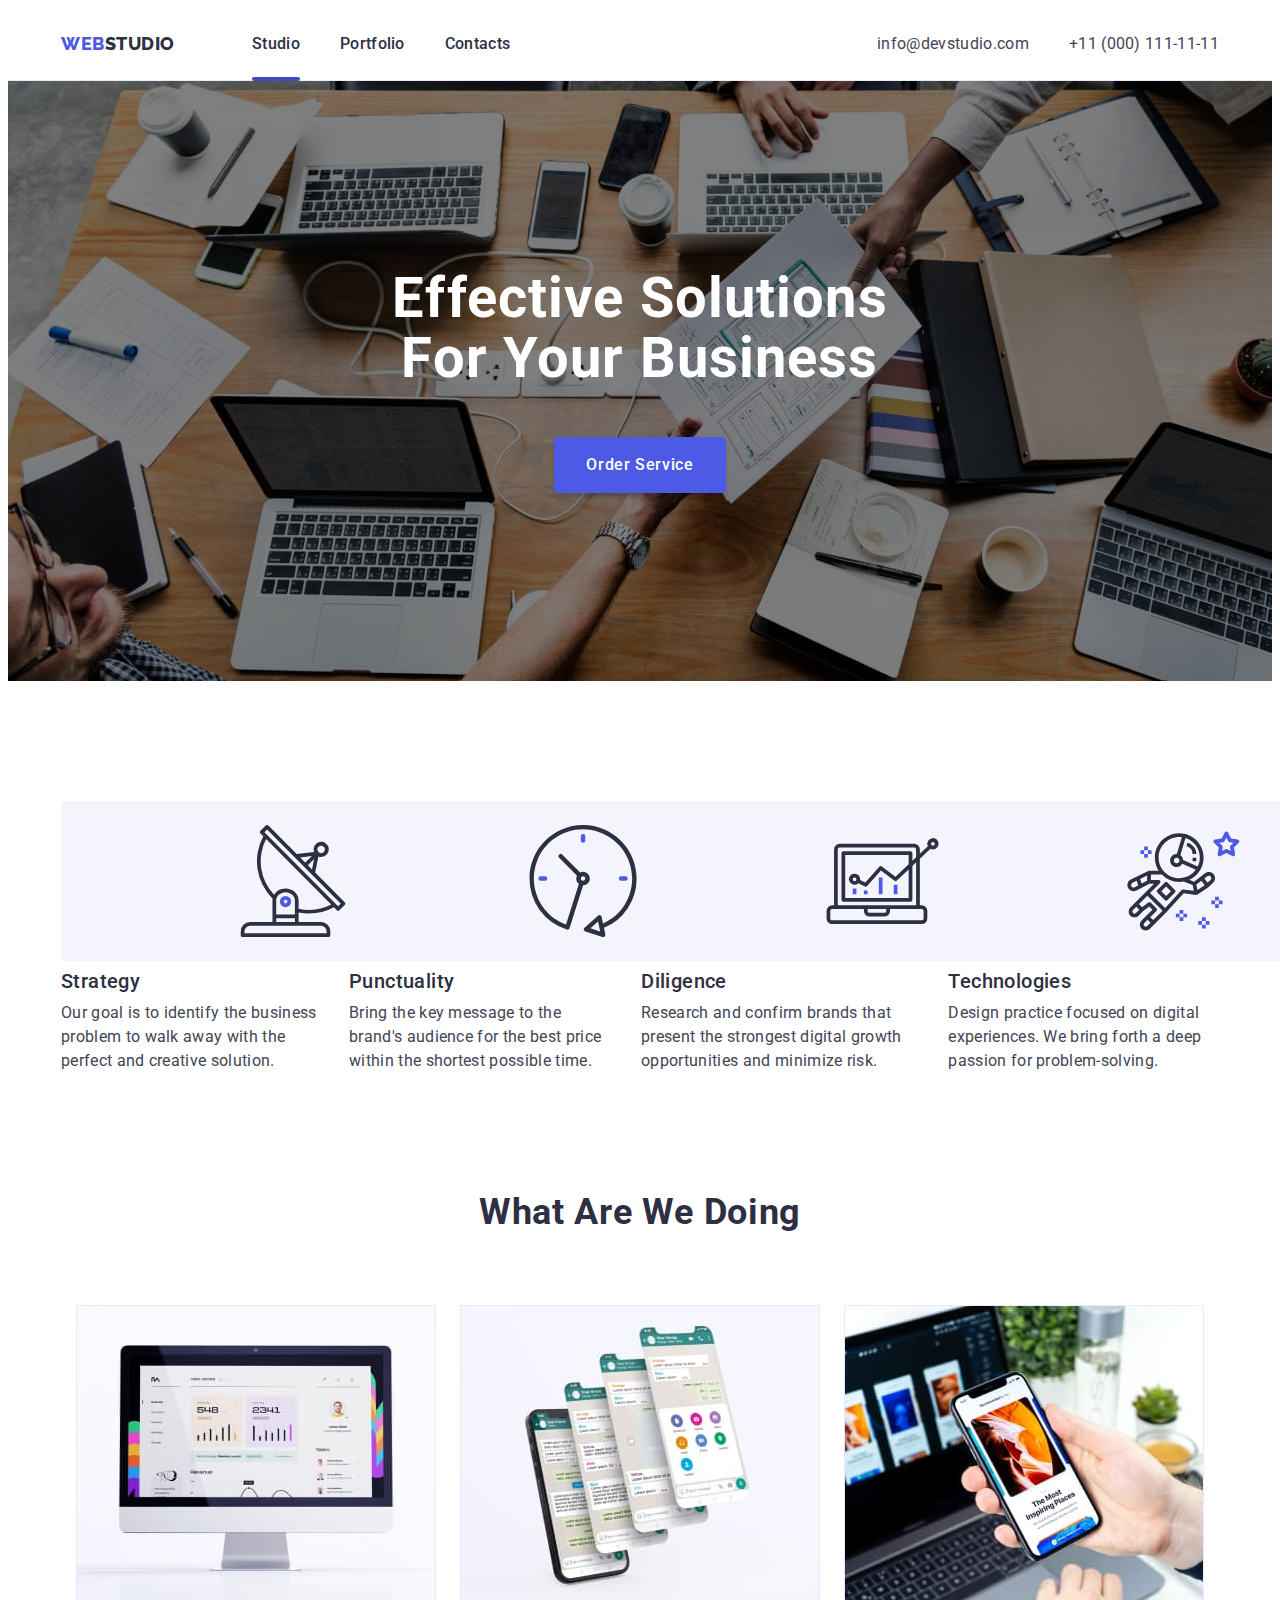
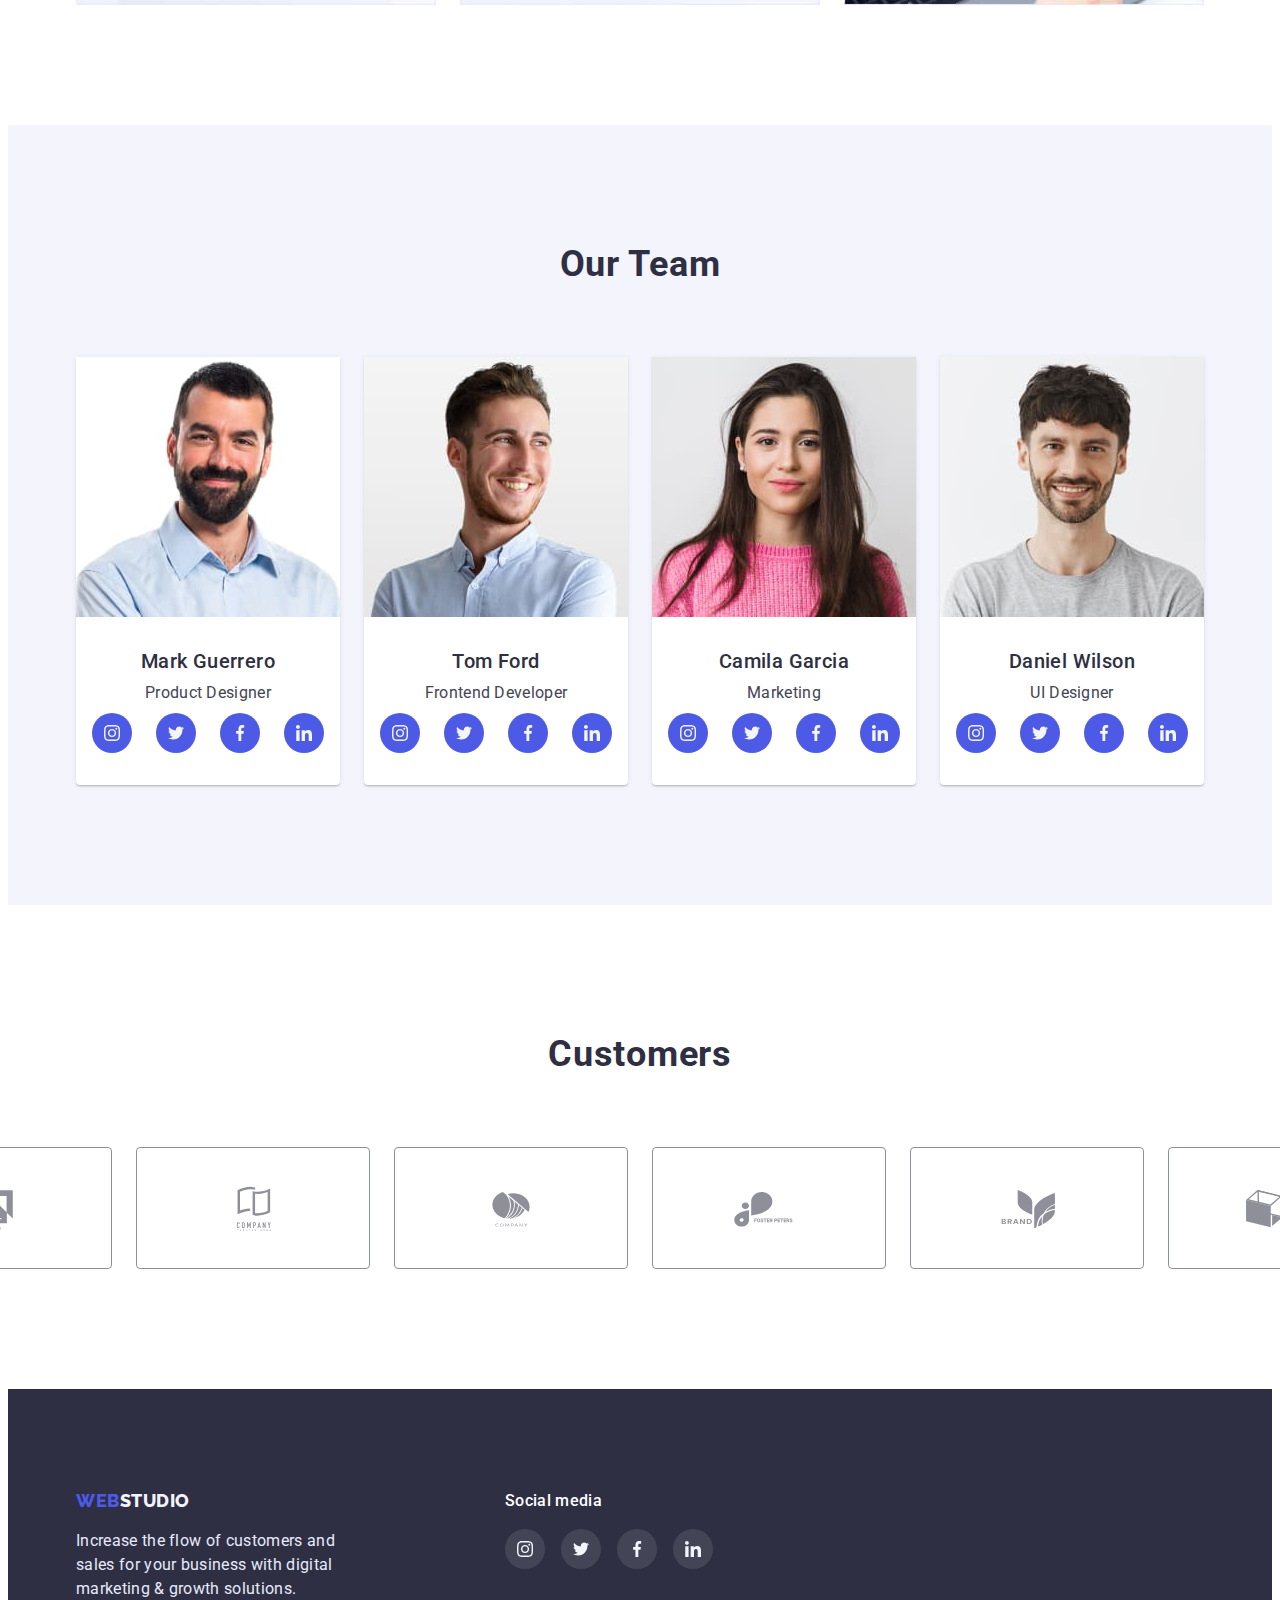
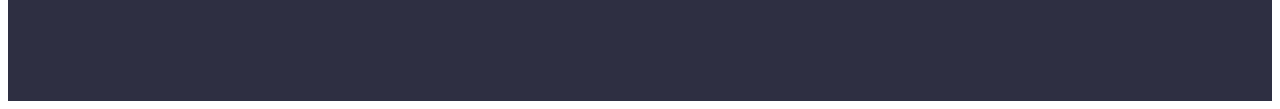
<file: index.html>
<!DOCTYPE html>
<html lang="en">
  <head>
    <meta charset="UTF-8" />
    <meta http-equiv="X-UA-Compatible" content="IE=edge" />
    <meta name="viewport" content="width=device-width, initial-scale=1.0" />
    <title>WEBSTUDIO</title>
    <link rel="preconnect" href="https://fonts.googleapis.com" />
    <link rel="preconnect" href="https://fonts.gstatic.com" crossorigin />
    <link
      href="https://fonts.googleapis.com/css2?family=Raleway:wght@800&family=Roboto:wght@400;500;700;900&display=swap"
      rel="stylesheet"
    />
    <link
      rel="stylesheet"
      href="https://cdnjs.cloudflare.com/ajax/libs/modern-normalize/1.1.0/modern-normalize.min.css"
      integrity="sha512-wpPYUAdjBVSE4KJnH1VR1HeZfpl1ub8YT/NKx4PuQ5NmX2tKuGu6U/JRp5y+Y8XG2tV+wKQpNHVUX03MfMFn9Q=="
      crossorigin="anonymous"
      referrerpolicy="no-referrer"
    />
    <link rel="stylesheet" href="./css/styles.css" />
  </head>
  <body>
    <!--Header-->
    <header class="header">
      <div class="container header-container">
        <nav class="navigation">
          <a class="logo link" href="./index.html"
            >Web<span class="logo-studio">Studio</span></a
          >
          <ul class="menu list">
            <li class="menu-item">
              <a class="menu-link current link" href="./index.html">Studio</a>
            </li>
            <li class="menu-item">
              <a class="menu-link link" href="./portfolio.html">Portfolio</a>
            </li>
            <li class="menu-item">
              <a class="menu-link link" href="">Contacts</a>
            </li>
          </ul>
        </nav>
        <address class="address">
          <ul class="contacts list">
            <li class="contacts-item">
              <a class="contacts-link link" href="mailto:info@devstudio.com"
                >info@devstudio.com</a
              >
            </li>
            <li class="contacts-item">
              <a class="contacts-link link" href="tel:+110001111111"
                >+11 (000) 111-11-11</a
              >
            </li>
          </ul>
        </address>
      </div>
    </header>
    <!--Main Page-->
    <main>
      <!--HERO-->
      <section class="hero">
        <div class="container hero-container">
          <h1 class="hero-title">Effective solutions for your business</h1>
          <button class="hero-btn hero-btn-text" type="button" data-modal-open>
            Order service
          </button>
        </div>
      </section>
      <!--Advantages-->
      <section class="advantages">
        <div class="container">
          <h2 class="visualy-hidden">Advantages</h2>
          <ul class="adv-list list">
            <li class="adv-list-item">
              <svg class="adv-icon" width="64" height="64">
                <use href="./images/sprite.svg#icon-antenna"></use>
              </svg>
              <h3 class="adv-list-title">Strategy</h3>
              <p class="adv-list-text">
                Our goal is to identify the business problem to walk away with
                the perfect and creative solution.
              </p>
            </li>
            <li class="adv-list-item">
              <svg class="adv-icon" width="64" height="64">
                <use href="./images/sprite.svg#icon-clock"></use>
              </svg>
              <h3 class="adv-list-title">Punctuality</h3>
              <p class="adv-list-text">
                Bring the key message to the brand's audience for the best price
                within the shortest possible time.
              </p>
            </li>
            <li class="adv-list-item">
              <svg class="adv-icon" width="64" height="64">
                <use href="./images/sprite.svg#icon-diagram"></use>
              </svg>
              <h3 class="adv-list-title">Diligence</h3>
              <p class="adv-list-text">
                Research and confirm brands that present the strongest digital
                growth opportunities and minimize risk.
              </p>
            </li>
            <li class="adv-list-item">
              <svg class="adv-icon" width="64" height="64">
                <use href="./images/sprite.svg#icon-astronaut"></use>
              </svg>
              <h3 class="adv-list-title">Technologies</h3>
              <p class="adv-list-text">
                Design practice focused on digital experiences. We bring forth a
                deep passion for problem-solving.
              </p>
            </li>
          </ul>
        </div>
      </section>

      <!--Our Works-->
      <section class="our-works">
        <div class="container container-our-works">
          <h2 class="section-title">What are we doing</h2>
          <ul class="our-works-list list">
            <li><img src="./images/img1.jpg" alt="img1" width="360" /></li>
            <li><img src="./images/img2.jpg" alt="img2" width="360" /></li>
            <li><img src="./images/img3.jpg" alt="img3" width="360" /></li>
          </ul>
        </div>
      </section>

      <!--Our Team-->
      <section class="team">
        <div class="container">
          <h2 class="section-title">Our Team</h2>
          <ul class="team-list list">
            <li class="team-list-item">
              <img
                src="./images/img4.jpg"
                alt="Mark Guerrero"
                width="264"
                height="260"
              />
              <div class="team-card">
                <h3 class="team-member">Mark Guerrero</h3>
                <p class="team-member-discr">Product Designer</p>
                <ul class="social-list list">
                  <li class="social-list-item">
                    <a href="" class="social-list-link link">
                      <svg class="social-list-icon" width="16" height="16">
                        <use href="./images/sprite.svg#icon-inst"></use>
                      </svg>
                    </a>
                  </li>
                  <li class="social-list-item">
                    <a href="" class="social-list-link link">
                      <svg class="social-list-icon" width="16" height="16">
                        <use href="./images/sprite.svg#icon-twit"></use>
                      </svg>
                    </a>
                  </li>
                  <li class="social-list-item">
                    <a href="" class="social-list-link link">
                      <svg class="social-list-icon" width="16" height="16">
                        <use href="./images/sprite.svg#icon-fb"></use>
                      </svg>
                    </a>
                  </li>
                  <li class="social-list-item">
                    <a href="" class="social-list-link link">
                      <svg class="social-list-icon" width="16" height="16">
                        <use href="./images/sprite.svg#icon-in"></use>
                      </svg>
                    </a>
                  </li>
                </ul>
              </div>
            </li>
            <li class="team-list-item">
              <img
                src="./images/img5.jpg"
                alt="Tom Ford"
                width="264"
                height="260"
              />
              <div class="team-card">
                <h3 class="team-member">Tom Ford</h3>
                <p class="team-member-discr">Frontend Developer</p>
                <ul class="social-list list">
                  <li class="social-list-item">
                    <a href="" class="social-list-link link">
                      <svg class="social-list-icon" width="16" height="16">
                        <use href="./images/sprite.svg#icon-inst"></use>
                      </svg>
                    </a>
                  </li>
                  <li class="social-list-item">
                    <a href="" class="social-list-link link">
                      <svg class="social-list-icon" width="16" height="16">
                        <use href="./images/sprite.svg#icon-twit"></use>
                      </svg>
                    </a>
                  </li>
                  <li class="social-list-item">
                    <a href="" class="social-list-link link">
                      <svg class="social-list-icon" width="16" height="16">
                        <use href="./images/sprite.svg#icon-fb"></use>
                      </svg>
                    </a>
                  </li>
                  <li class="social-list-item">
                    <a href="" class="social-list-link link">
                      <svg class="social-list-icon" width="16" height="16">
                        <use href="./images/sprite.svg#icon-in"></use>
                      </svg>
                    </a>
                  </li>
                </ul>
              </div>
            </li>
            <li class="team-list-item">
              <img
                src="./images/img6.jpg"
                alt="Camila Garcia"
                width="264"
                height="260"
              />
              <div class="team-card">
                <h3 class="team-member">Camila Garcia</h3>
                <p class="team-member-discr">Marketing</p>
                <ul class="social-list list">
                  <li class="social-list-item">
                    <a href="" class="social-list-link link">
                      <svg class="social-list-icon" width="16" height="16">
                        <use href="./images/sprite.svg#icon-inst"></use>
                      </svg>
                    </a>
                  </li>
                  <li class="social-list-item">
                    <a href="" class="social-list-link link">
                      <svg class="social-list-icon" width="16" height="16">
                        <use href="./images/sprite.svg#icon-twit"></use>
                      </svg>
                    </a>
                  </li>
                  <li class="social-list-item">
                    <a href="" class="social-list-link link">
                      <svg class="social-list-icon" width="16" height="16">
                        <use href="./images/sprite.svg#icon-fb"></use>
                      </svg>
                    </a>
                  </li>
                  <li class="social-list-item">
                    <a href="" class="social-list-link link">
                      <svg class="social-list-icon" width="16" height="16">
                        <use href="./images/sprite.svg#icon-in"></use>
                      </svg>
                    </a>
                  </li>
                </ul>
              </div>
            </li>
            <li class="team-list-item">
              <img
                src="./images/img7.jpg"
                alt="Daniel Wilson"
                width="264"
                height="260"
              />
              <div class="team-card">
                <h3 class="team-member">Daniel Wilson</h3>
                <p class="team-member-discr">UI Designer</p>
                <ul class="social-list list">
                  <li class="social-list-item">
                    <a href="" class="social-list-link link">
                      <svg class="social-list-icon" width="16" height="16">
                        <use href="./images/sprite.svg#icon-inst"></use>
                      </svg>
                    </a>
                  </li>
                  <li class="social-list-item">
                    <a href="" class="social-list-link link">
                      <svg class="social-list-icon" width="16" height="16">
                        <use href="./images/sprite.svg#icon-twit"></use>
                      </svg>
                    </a>
                  </li>
                  <li class="social-list-item">
                    <a href="" class="social-list-link link">
                      <svg class="social-list-icon" width="16" height="16">
                        <use href="./images/sprite.svg#icon-fb"></use>
                      </svg>
                    </a>
                  </li>
                  <li class="social-list-item">
                    <a href="" class="social-list-link link">
                      <svg class="social-list-icon" width="16" height="16">
                        <use href="./images/sprite.svg#icon-in"></use>
                      </svg>
                    </a>
                  </li>
                </ul>
              </div>
            </li>
          </ul>
        </div>
      </section>

      <!--CUSTOMERS-->
      <section class="customers">
        <div class="container">
          <h2 class="section-title">Customers</h2>
          <ul class="list customers-list">
            <li class="customers-list-item list">
              <a href="" class="customers-link link">
                <svg class="customers-icon" width="168" height="88">
                  <use href="./images/sprite.svg#icon-client-1"></use>
                </svg>
              </a>
            </li>
            <li class="customers-list-item list">
              <a href="" class="customers-link link">
                <svg class="customers-icon" width="168" height="88">
                  <use href="./images/sprite.svg#icon-client-2"></use>
                </svg>
              </a>
            </li>
            <li class="customers-list-item list">
              <a href="" class="customers-link link">
                <svg class="customers-icon" width="168" height="88">
                  <use href="./images/sprite.svg#icon-client-3"></use>
                </svg>
              </a>
            </li>
            <li class="customers-list-item list">
              <a href="" class="customers-link link">
                <svg class="customers-icon" width="168" height="88">
                  <use href="./images/sprite.svg#icon-client-4"></use>
                </svg>
              </a>
            </li>
            <li class="customers-list-item list">
              <a href="" class="customers-link link">
                <svg class="customers-icon" width="168" height="88">
                  <use href="./images/sprite.svg#icon-client-5"></use>
                </svg>
              </a>
            </li>
            <li class="customers-list-item list">
              <a href="" class="customers-link link">
                <svg class="customers-icon" width="168" height="88">
                  <use href="./images/sprite.svg#icon-client-6"></use>
                </svg>
              </a>
            </li>
          </ul>
        </div>
      </section>
    </main>
    <!--Footer-->
    <footer class="footer">
      <div class="footer-container container">
        <div class="container footer-info">
          <a class="logo link" href="./index.html"
            >Web<span class="logo-studio-footer">Studio</span></a
          >
          <p class="footer-text">
            Increase the flow of customers and sales for your business with
            digital marketing & growth solutions.
          </p>
        </div>
        <div class="footer-social-media">
          <p class="social-media">Social media</p>
          <ul class="footer-social-list list">
            <li class="footer-social-list-item">
              <a href="" class="footer-social-list-link link">
                <svg class="footer-social-list-icon" width="16" height="16">
                  <use href="./images/sprite.svg#icon-inst"></use>
                </svg>
              </a>
            </li>
            <li class="footer-social-list-item">
              <a href="" class="footer-social-list-link link">
                <svg class="footer-social-list-icon" width="16" height="16">
                  <use href="./images/sprite.svg#icon-twit"></use>
                </svg>
              </a>
            </li>
            <li class="footer-social-list-item">
              <a href="" class="footer-social-list-link link">
                <svg class="footer-social-list-icon" width="16" height="16">
                  <use href="./images/sprite.svg#icon-fb"></use>
                </svg>
              </a>
            </li>
            <li class="footer-social-list-item">
              <a href="" class="footer-social-list-link link">
                <svg class="footer-social-list-icon" width="16" height="16">
                  <use href="./images/sprite.svg#icon-in"></use>
                </svg>
              </a>
            </li>
          </ul>
        </div>
      </div>
    </footer>
    <!--MODAL-->
    <div class="backdrop is-hidden" data-modal>
      <div class="modal">
        <button type="button" class="modal-close-btn" data-modal-close>
          <svg class="close-icon" width="8" height="8">
            <use href="./images/sprite.svg#icon-close-icon"></use>
          </svg>
        </button>
      </div>
    </div>
    <script src="./js/modal.js"></script>
  </body>
</html>
</file>
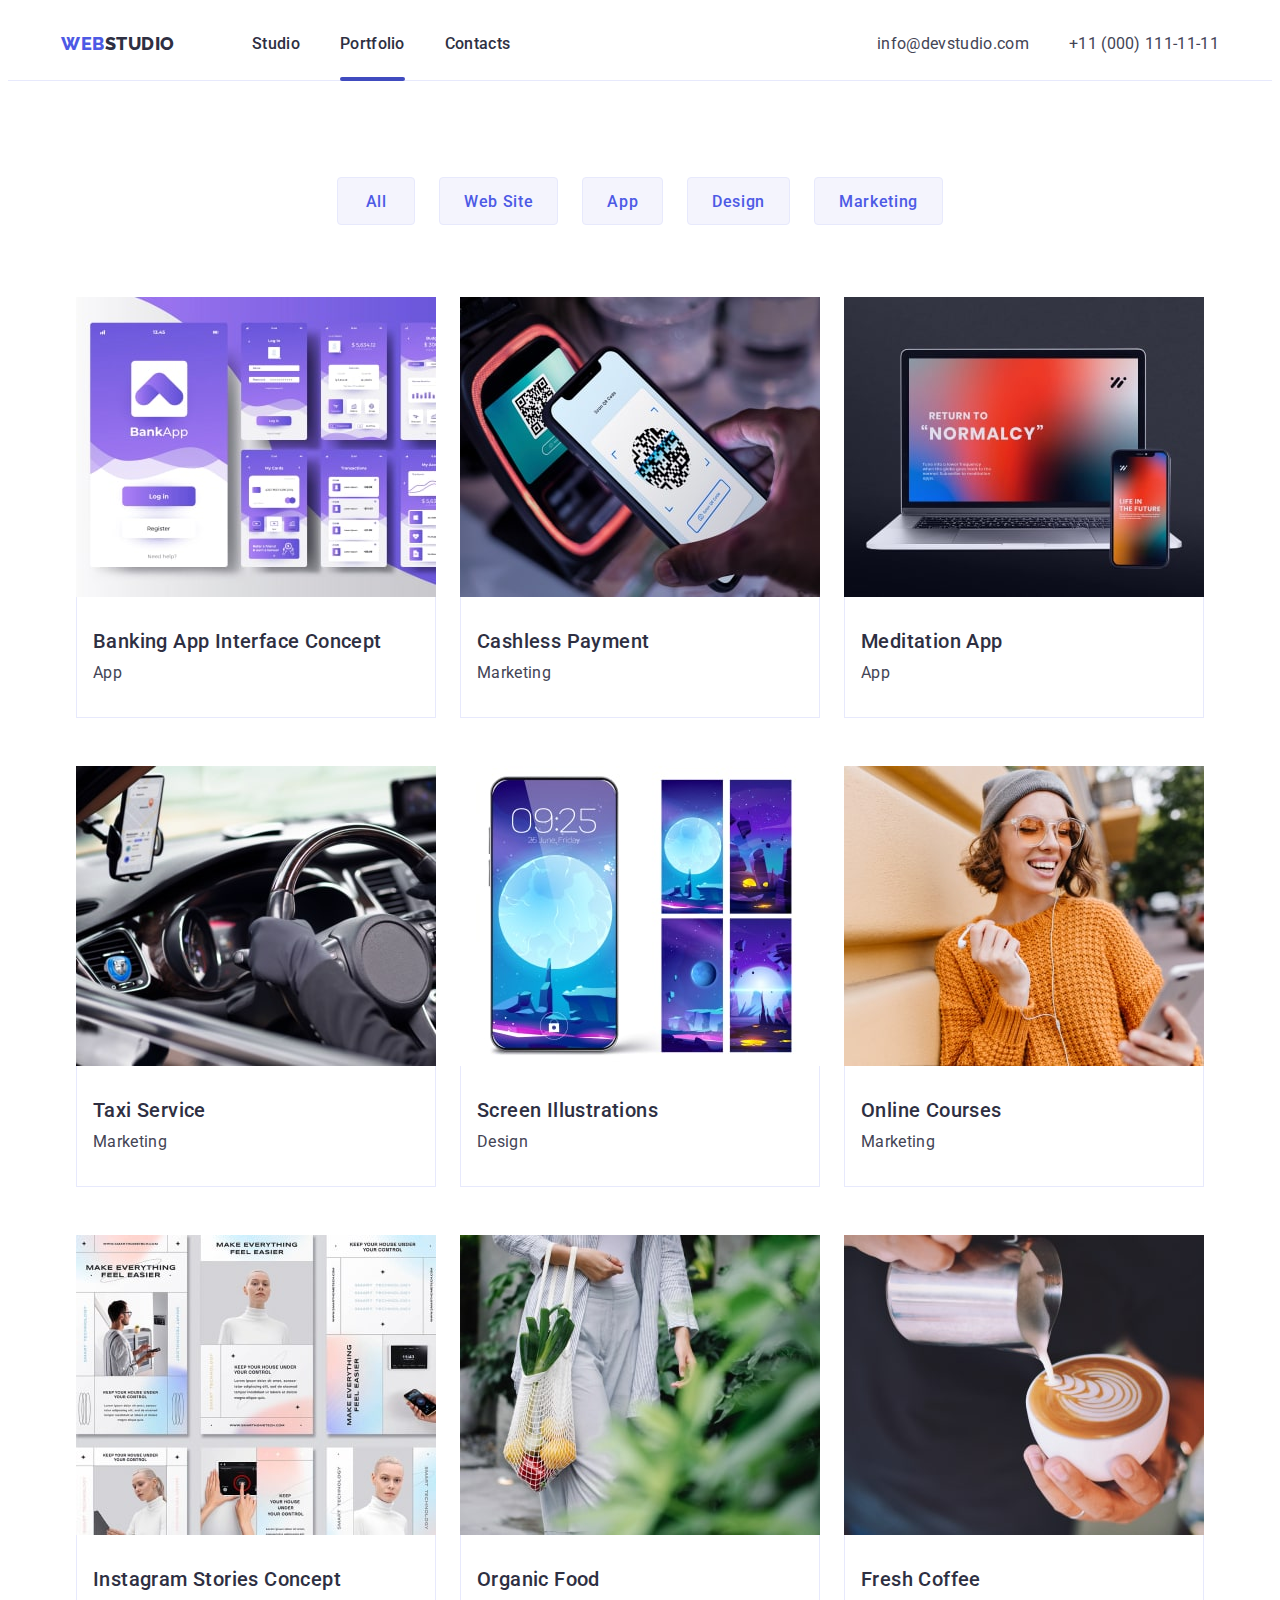
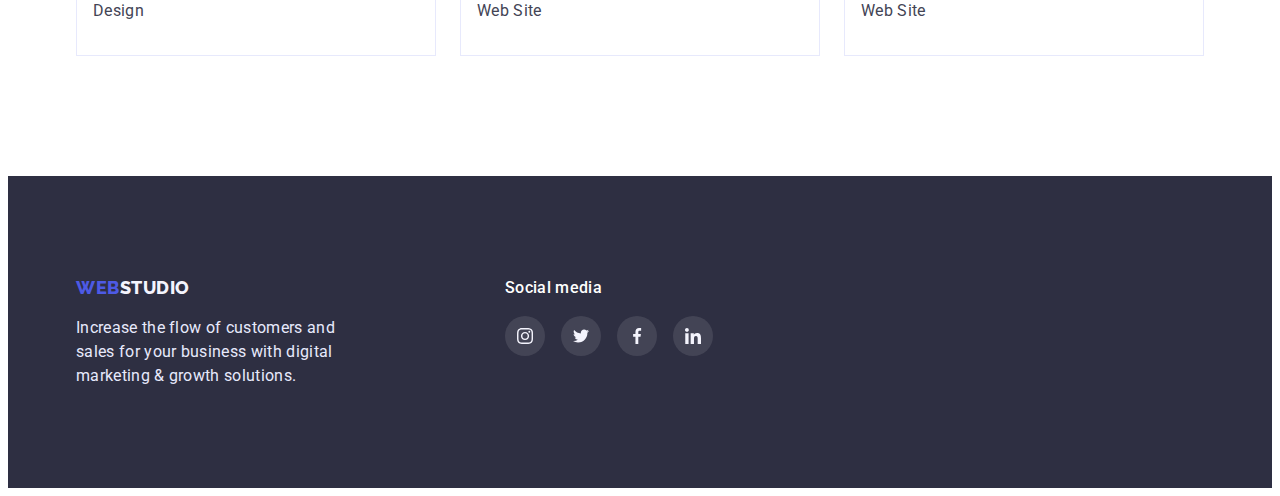
<file: portfolio.html>
<!DOCTYPE html>
<html lang="en">
  <head>
    <meta charset="UTF-8" />
    <meta http-equiv="X-UA-Compatible" content="IE=edge" />
    <meta name="viewport" content="width=device-width, initial-scale=1.0" />
    <title>PORTFOLIO</title>
    <link rel="preconnect" href="https://fonts.googleapis.com" />
    <link rel="preconnect" href="https://fonts.gstatic.com" crossorigin />
    <link
      href="https://fonts.googleapis.com/css2?family=Raleway:wght@800&family=Roboto:wght@400;500;700;900&display=swap"
      rel="stylesheet"
    />
    <link
      rel="stylesheet"
      href="https://cdnjs.cloudflare.com/ajax/libs/modern-normalize/1.1.0/modern-normalize.min.css"
      integrity="sha512-wpPYUAdjBVSE4KJnH1VR1HeZfpl1ub8YT/NKx4PuQ5NmX2tKuGu6U/JRp5y+Y8XG2tV+wKQpNHVUX03MfMFn9Q=="
      crossorigin="anonymous"
      referrerpolicy="no-referrer"
    />
    <link rel="stylesheet" href="./css/styles.css" />
  </head>
  <body>
    <!--Header-->
    <header class="header">
      <div class="container header-container">
        <nav class="navigation">
          <a class="logo link" href="./index.html"
            >Web<span class="logo-studio">Studio</span></a
          >
          <ul class="menu list">
            <li class="menu-item">
              <a class="menu-link link" href="./index.html">Studio</a>
            </li>
            <li class="menu-item">
              <a class="menu-link current link" href="./portfolio.html">Portfolio</a>
            </li>
            <li class="menu-item">
              <a class="menu-link link" href="">Contacts</a>
            </li>
          </ul>
        </nav>
        <address class="address">
          <ul class="contacts list">
            <li class="contacts-item">
              <a class="contacts-link link" href="mailto:info@devstudio.com"
                >info@devstudio.com</a
              >
            </li>
            <li class="contacts-item">
              <a class="contacts-link link" href="tel:+110001111111"
                >+11 (000) 111-11-11</a
              >
            </li>
          </ul>
        </address>
      </div>
    </header>

    <!--Main Page-->
    <main>
      <section class="portfolio">
        <h1 class="visualy-hidden">Portfolio</h1>
        <div class="portfolio-container container">
          <ul class="portfolio-list list">
            <li class="portfolio-list-item">
              <button class="portfolio-btn" type="button">All</button>
            </li>
            <li class="portfolio-list-item">
              <button class="portfolio-btn" type="button">Web Site</button>
            </li>
            <li class="portfolio-list-item">
              <button class="portfolio-btn" type="button">App</button>
            </li>
            <li class="portfolio-list-item">
              <button class="portfolio-btn" type="button">Design</button>
            </li>
            <li class="portfolio-list-item">
              <button class="portfolio-btn" type="button">Marketing</button>
            </li>
          </ul>

          <ul class="gallery-list list">
            <li class="gallery-card">
              <a class="card-link link" href="">
                <div class="card-cover">
                  <img
                    src="./images-projects/card1-1.jpg"
                    alt="Banking App Interface Concept"
                    width="360"
                    height="300"
                  />
                  <p class="card-cover-text">
                    14 Stylish and User-Friendly App Design Concepts · Task
                    Manager App · Calorie Tracker App · Exotic Fruit Ecommerce
                    App · Cloud Storage App
                  </p>
                </div>
                <div class="card-info">
                  <h2 class="card-title">Banking App Interface Concept</h2>
                  <p class="card-text">App</p>
                </div></a
              >
            </li>
            <li class="gallery-card">
              <a class="card-link link" href="">
                <div class="card-cover">
                  <img
                    src="./images-projects/card1-2.jpg"
                    alt="Cashless Payment"
                    width="360"
                    height="300"
                  />
                  <p class="card-cover-text">
                    14 Stylish and User-Friendly App Design Concepts · Task
                    Manager App · Calorie Tracker App · Exotic Fruit Ecommerce
                    App · Cloud Storage App
                  </p>
                </div>
                <div class="card-info">
                  <h2 class="card-title">Cashless Payment</h2>
                  <p class="card-text">Marketing</p>
                </div></a
              >
            </li>
            <li class="gallery-card">
              <a class="card-link link" href="">
                <div class="card-cover">
                  <img
                    src="./images-projects/card1-3.jpg"
                    alt="Meditation App"
                    width="360"
                    height="300"
                  />
                  <p class="card-cover-text">
                    14 Stylish and User-Friendly App Design Concepts · Task
                    Manager App · Calorie Tracker App · Exotic Fruit Ecommerce
                    App · Cloud Storage App
                  </p>
                </div>
                <div class="card-info">
                  <h2 class="card-title">Meditation App</h2>
                  <p class="card-text">App</p>
                </div></a
              >
            </li>
            <li class="gallery-card">
              <a class="card-link link" href="">
                <div class="card-cover">
                  <img
                    src="./images-projects/card2-1.jpg"
                    alt="Taxi Service"
                    width="360"
                    height="300"
                  />
                  <p class="card-cover-text">
                    14 Stylish and User-Friendly App Design Concepts · Task
                    Manager App · Calorie Tracker App · Exotic Fruit Ecommerce
                    App · Cloud Storage App
                  </p>
                </div>
                <div class="card-info">
                  <h2 class="card-title">Taxi Service</h2>
                  <p class="card-text">Marketing</p>
                </div></a
              >
            </li>
            <li class="gallery-card">
              <a class="card-link link" href="">
                <div class="card-cover">
                  <img
                    src="./images-projects/card2-2.jpg"
                    alt="Screen Illustrations"
                    width="360"
                    height="300"
                  />
                  <p class="card-cover-text">
                    14 Stylish and User-Friendly App Design Concepts · Task
                    Manager App · Calorie Tracker App · Exotic Fruit Ecommerce
                    App · Cloud Storage App
                  </p>
                </div>
                <div class="card-info">
                  <h2 class="card-title">Screen Illustrations</h2>
                  <p class="card-text">Design</p>
                </div></a
              >
            </li>
            <li class="gallery-card">
              <a class="card-link link" href="">
                <div class="card-cover">
                  <img
                    src="./images-projects/card2-3.jpg"
                    alt="Online Courses"
                    width="360"
                    height="300"
                  />
                  <p class="card-cover-text">
                    14 Stylish and User-Friendly App Design Concepts · Task
                    Manager App · Calorie Tracker App · Exotic Fruit Ecommerce
                    App · Cloud Storage App
                  </p>
                </div>
                <div class="card-info">
                  <h2 class="card-title">Online Courses</h2>
                  <p class="card-text">Marketing</p>
                </div></a
              >
            </li>
            <li class="gallery-card">
              <a class="card-link link" href="">
                <div class="card-cover">
                  <img
                    src="./images-projects/card3-1.jpg"
                    alt="Instagram Stories Concept"
                    width="360"
                    height="300"
                  />
                  <p class="card-cover-text">
                    14 Stylish and User-Friendly App Design Concepts · Task
                    Manager App · Calorie Tracker App · Exotic Fruit Ecommerce
                    App · Cloud Storage App
                  </p>
                </div>
                <div class="card-info">
                  <h2 class="card-title">Instagram Stories Concept</h2>
                  <p class="card-text">Design</p>
                </div></a
              >
            </li>
            <li class="gallery-card">
              <a class="card-link link" href="">
                <div class="card-cover">
                  <img
                    src="./images-projects/card3-2.jpg"
                    alt="Organic Food"
                    width="360"
                    height="300"
                  />
                  <p class="card-cover-text">
                    14 Stylish and User-Friendly App Design Concepts · Task
                    Manager App · Calorie Tracker App · Exotic Fruit Ecommerce
                    App · Cloud Storage App
                  </p>
                </div>
                <div class="card-info">
                  <h2 class="card-title">Organic Food</h2>
                  <p class="card-text">Web Site</p>
                </div></a
              >
            </li>
            <li class="gallery-card">
              <a class="card-link link" href="">
                <div class="card-cover">
                  <img
                    src="./images-projects/card3-3.jpg"
                    alt="Fresh Coffee"
                    width="360"
                    height="300"
                  />
                  <p class="card-cover-text">
                    14 Stylish and User-Friendly App Design Concepts · Task
                    Manager App · Calorie Tracker App · Exotic Fruit Ecommerce
                    App · Cloud Storage App
                  </p>
                </div>
                <div class="card-info">
                  <h2 class="card-title">Fresh Coffee</h2>
                  <p class="card-text">Web Site</p>
                </div></a
              >
            </li>
          </ul>
        </div>
      </section>
    </main>
    <!--Footer-->
    <footer class="footer">
      <div class="footer-container container">
        <div class="container footer-info">
          <a class="logo link" href="./index.html"
            >Web<span class="logo-studio-footer">Studio</span></a
          >
          <p class="footer-text">
            Increase the flow of customers and sales for your business with
            digital marketing & growth solutions.
          </p>
        </div>
        <div class="footer-social-media">
          <p class="social-media">Social media</p>
          <ul class="footer-social-list list">
            <li class="footer-social-list-item">
              <a href="" class="footer-social-list-link link">
                <svg class="footer-social-list-icon" width="16" height="16">
                  <use href="./images/sprite.svg#icon-inst"></use>
                </svg>
              </a>
            </li>
            <li class="footer-social-list-item">
              <a href="" class="footer-social-list-link link">
                <svg class="footer-social-list-icon" width="16" height="16">
                  <use href="./images/sprite.svg#icon-twit"></use>
                </svg>
              </a>
            </li>
            <li class="footer-social-list-item">
              <a href="" class="footer-social-list-link link">
                <svg class="footer-social-list-icon" width="16" height="16">
                  <use href="./images/sprite.svg#icon-fb"></use>
                </svg>
              </a>
            </li>
            <li class="footer-social-list-item">
              <a href="" class="footer-social-list-link link">
                <svg class="footer-social-list-icon" width="16" height="16">
                  <use href="./images/sprite.svg#icon-in"></use>
                </svg>
              </a>
            </li>
          </ul>
        </div>
      </div>
    </footer>
  </body>
</html>
</file>
<file: css/styles.css>
:root {
  --primary-text-color: #434455;
  --title-text-color: #2e2f42;
  --primary-bg-color: #fff;
  --second-bg-color: #2e2f42;
  --line-height: 1.5;
  --general-letter-spacing: 0.02em;
  --general-align-items: center;
  --flex-main-gap: 40px;
  --flex-list-gap: 24px;
  --timing-fn: cubic-bezier(0.4, 0, 0.2, 1);
}

body {
  font-family: "Roboto", sans-serif;
  color: var(--primary-text-color);
}

img {
  display: block;
}

p,
h1,
h2,
h3,
h4,
h5,
h6 {
  margin: 0;
}

ul {
  padding-left: 0;
  margin: 0;
}

button {
  cursor: pointer;
}

address {
  font-style: normal;
}

ul {
  font-style: normal;
  list-style: none;
  padding: 0;
  margin: 0;
}

.link {
  text-decoration: none;
}

.container {
  width: 1158px;
  margin: 0 auto;
  padding-left: 15px;
  padding-right: 15px;
}

/**HEADER*/
.header {
  border-bottom: 1px solid #e7e9fc;
}

.header-container {
  display: flex;
  align-items: var(--general-align-items);
  justify-content: space-between;
}

.navigation {
  display: flex;
  justify-content: space-between;
  align-items: var(--general-align-items);
}

.logo {
  display: inline-block;
  font-family: "Raleway", sans-serif;
  font-style: normal;
  font-weight: 800;
  font-size: 18px;
  line-height: 1.33;
  letter-spacing: 0.03em;
  text-transform: uppercase;
  color: #4d5ae5;
  width: 115px;
  height: 24px;
}

.logo-studio {
  color: var(--title-text-color);
}

.menu {
  display: flex;
  gap: var(--flex-main-gap);
  padding: 0;
  margin-left: 76px;
  transition: 250ms var(--timing-fn);
}

.menu-link {
  display: block;
  font-weight: 500;
  font-size: 16px;
  line-height: var(--line-height);
  letter-spacing: var(--general-letter-spacing);
  color: var(--title-text-color);
  padding-top: 24px;
  padding-bottom: 24px;
  transition: 250ms var(--timing-fn);
}

.menu-link:hover,
.menu-link:focus {
  color: #404bbf;
  text-decoration: underline #404bbf;
}

.current {
  position: relative;
}

.current::after {
  content: "";
  position: absolute;
  left: 0;
  bottom: -1px;
  display: block;
  width: 100%;
  height: 4px;
  background: #404bbf;
  border-radius: 2px;
}

.contacts {
  display: flex;
  margin-left: auto;
  align-items: var(--general-align-items);
  gap: var(--flex-main-gap);
  transition: 250ms var(--timing-fn);
}

.address {
  font-style: normal;
}

.contacts-link {
  display: block;
  font-weight: 400;
  font-size: 16px;
  line-height: var(--line-height);
  letter-spacing: var(--general-letter-spacing);
  color: var(--primary-text-color);
  padding-top: 24px;
  padding-bottom: 24px;
}

.contacts-link:hover,
.contacts-link:focus {
  color: #404bbf;
}

/**HERO*/
.hero {
  background-color: var(--second-bg-color);
  padding-top: 188px;
  padding-bottom: 188px;
  padding-left: 0;
  margin-right: auto;
  margin-left: auto;
  max-width: 1440px;
  background-image: linear-gradient(rgba(0, 0, 0, 0.5), rgba(0, 0, 0, 0.5)),
    url("../images/hero.jpg");
  background-size: cover;
}

.hero-container {
  display: flex;
  flex-direction: column;
  align-items: var(--general-align-items);
  justify-content: center;
}

.hero-title {
  display: inline-block;
  font-size: 56px;
  line-height: 1.07;
  text-align: var(--general-align-items);
  letter-spacing: var(--general-letter-spacing);
  color: #ffffff;
  text-transform: capitalize;
  width: 496px;
  height: 120px;
  margin-bottom: 48px;
}

.hero-btn {
  display: inline-block;
  padding: 16px 32px;
  min-width: 169px;
  height: 56px;
  background-color: #4d5ae5;
  box-shadow: 0px 4px 4px rgba(0, 0, 0, 0.15);
  border-radius: 4px;
  border: none;
  cursor: pointer;
}

.hero-btn-text {
  font-family: inherit;
  font-weight: 500;
  font-size: 16px;
  line-height: var(--line-height);
  letter-spacing: 0.04em;
  color: #ffffff;
  text-transform: capitalize;
}

.hero-btn:hover,
.hero-btn:focus {
  background-color: #404bbf;
}

/**Advantages*/
.advantages {
  padding-top: 120px;
  padding-bottom: 120px;
}

.visualy-hidden {
  position: absolute;
  width: 1px;
  height: 1px;
  margin: -1px;
  border: 0;
  padding: 0;
  white-space: nowrap;
  clip-path: inset(100%);
  clip: rect(0 0 0 0);
  overflow: hidden;
}

.adv-list {
  display: flex;
  gap: var(--flex-list-gap);
}

.adv-list-title {
  font-weight: 500;
  font-size: 20px;
  line-height: 1.2;
  letter-spacing: var(--general-letter-spacing);
  color: var(--title-text-color);
  width: 264px;
  margin-top: 8px;
}

.adv-list-text {
  font-weight: 400;
  font-size: 16px;
  line-height: var(--line-height);
  letter-spacing: var(--general-letter-spacing);
  margin-top: 8px;
}

.adv-icon {
  display: flex;
  justify-content: center;
  align-items: center;
  gap: 24px;
  width: 100%;
  height: 112px;
  padding: 24px 100px;
  margin-bottom: 8px;
  background-color: #f4f4fd;
  border-radius: 4px;
}

/**Our Works*/
.our-works {
  padding-bottom: 120px;
}

.section-title {
  font-weight: 700;
  font-size: 36px;
  line-height: 1.11;
  text-align: var(--general-align-items);
  letter-spacing: var(--general-letter-spacing);
  text-transform: capitalize;
  color: var(--title-text-color);
  margin-bottom: 72px;
}

.our-works-list {
  display: flex;
  justify-content: center;
  gap: var(--flex-list-gap);
}

/**Our Team*/
.team {
  padding-top: 120px;
  padding-bottom: 120px;
  background-color: #f4f4fd;
}

.section-title {
  font-weight: 700;
  font-size: 36px;
  line-height: 1.11;
  text-align: var(--general-align-items);
  letter-spacing: var(--general-letter-spacing);
  text-transform: capitalize;
  color: var(--title-text-color);
  margin-bottom: 72px;
}

.team-card {
  padding: 32px 0px;
}

.team-list {
  display: flex;
  justify-content: center;
  gap: var(--flex-list-gap);
}

.team-list-item {
  box-shadow: 0px 1px 6px rgba(46, 47, 66, 0.08),
    0px 1px 1px rgba(46, 47, 66, 0.16), 0px 2px 1px rgba(46, 47, 66, 0.08);
  border-radius: 0px 0px 4px 4px;
  background-color: #ffffff;
}

.team-member {
  font-weight: 500;
  font-size: 20px;
  line-height: 1.2;
  letter-spacing: var(--general-letter-spacing);
  text-align: var(--general-align-items);
  color: var(--title-text-color);
}

.team-member-discr {
  font-size: 16px;
  line-height: var(--line-height);
  text-align: var(--general-align-items);
  letter-spacing: var(--general-letter-spacing);
  margin-top: 8px;
}

.social-list {
  display: flex;
  justify-content: center;
  gap: 24px;
  margin-top: 8px;
}

.social-list-link {
  display: flex;
  justify-content: center;
  align-items: var(--general-align-items);
  width: 40px;
  height: 40px;
  border-radius: 50%;
  background-color: #4d5ae5;
  transition: background-color 250ms var(--timing-fn);
}

.social-list-link:hover,
.social-list-link:focus {
  background-color: #404bbf;
}

.social-list-icon {
  transition: fill 250ms var(--timing-fn);
}

.social-list-icon {
  fill: #f4f4fd;
}

/**CUSTOMERS*/
.customers {
  padding-top: 130px;
  padding-bottom: 120px;
}

.customers-list {
  display: flex;
  justify-content: center;
  gap: 24px;
  margin-top: 72px;
}

.customers-link {
  display: flex;
  justify-content: center;
  align-items: var(--general-align-items);
  width: 168px;
  height: 88px;
  border: 1px solid #8e8f99;
  border-radius: 4px;
  gap: 24px;
  padding: 16px 32px;
  cursor: pointer;
  transition: 250ms var(--timing-fn);
}

.customers-icon {
  fill: #8e8f99;
}

.customers-link:hover,
.customers-link:focus {
  border: 1px solid #404bbf;
  color: #404bbf;
}

.customers-icon {
  transition: fill 250ms var(--timing-fn);
}

.customers-link:hover .customers-icon,
.customers-link:focus .customers-icon {
  fill: #404bbf;
}

/**FOOTER*/
.logo-studio-footer {
  color: #f4f4fd;
}

.footer {
  background-color: var(--second-bg-color);
  padding-top: 100px;
  padding-bottom: 100px;
}

.footer-container {
  display: flex;
}

.footer-info {
  width: 294px;
  margin-left: 0;
  margin-right: 120px;
}

.footer-text {
  font-weight: 400;
  font-size: 16px;
  line-height: var(--line-height);
  letter-spacing: var(--general-letter-spacing);
  color: #e7e9fc;
  margin-top: 16px;
}

.footer-social-media {
  width: 208px;
}

.social-media {
  font-weight: 500;
  font-size: 16px;
  line-height: var(--line-height);
  letter-spacing: var(--general-letter-spacing);
  color: #ffffff;
  margin-top: 0;
}

.footer-social-list {
  display: flex;
  gap: 16px;
  margin-top: 16px;
}

.footer-social-list-link {
  display: flex;
  justify-content: center;
  align-items: center;
  width: 40px;
  height: 40px;
  border-radius: 50%;
  background-color: rgba(255, 255, 255, 0.1);
  transition: background-color 250ms var(--timing-fn);
}

.footer-social-list-link:hover,
.footer-social-list-link:focus {
  background-color: #31d0aa;
}

.footer-social-list-icon {
  transition: fill 250ms var(--timing-fn);
}

.footer-social-list-icon {
  fill: #f4f4fd;
}

/**PORTFOLIO*/
.portfolio {
  padding-top: 96px;
  padding-bottom: 120px;
}

.portfolio-list {
  display: flex;
  justify-content: center;
  gap: var(--flex-list-gap);
  margin-bottom: 72px;
}

.portfolio-btn {
  font: inherit;
  font-weight: 500;
  font-size: 16px;
  line-height: var(--line-height);
  align-items: var(--general-align-items);
  text-align: var(--general-align-items);
  letter-spacing: 0.04em;
  padding: 12px 24px;
  min-width: 78px;
  height: 48px;
  color: #4d5ae5;
  background: #f4f4fd;
  border: 1px solid #e7e9fc;
  border-radius: 4px;
  cursor: pointer;
  transition: background-color 250ms var(--timing-fn),
    color 250ms var(--timing-fn);
}

.portfolio-btn:hover,
.portfolio-btn:focus,
.portfolio-btn:active {
  border-color: transparent;
  color: #ffffff;
  background-color: #404bbf;
  box-shadow: 0px 3px 1px rgba(0, 0, 0, 0.1), 0px 2px 1px rgba(0, 0, 0, 0.08),
    0px 2px 2px rgba(0, 0, 0, 0.12);
}

/**PORTFOLIO EXAMPLES*/
.gallery-list {
  display: flex;
  justify-content: center;
  column-gap: var(--flex-list-gap);
  row-gap: 48px;
  flex-wrap: wrap;
}

.gallery-card {
  width: 360px;
}

.card-link {
  display: block;
  transition: box-shadow 250ms var(--timing-fn);
}

.card-link:hover,
.card-link:focus {
  box-shadow: 0px 1px 6px rgba(46, 47, 66, 0.08),
    0px 1px 1px rgba(46, 47, 66, 0.16), 0px 2px 1px rgba(46, 47, 66, 0.08);
}

.card-link:hover .card-cover-text,
.card-link:focus .card-cover-text {
  transform: translateY(0);
}

.card-cover {
  position: relative;
  overflow: hidden;
}

.card-cover-text {
  position: absolute;
  top: 0;
  font-weight: 400;
  font-size: 16px;
  line-height: var(--line-height);
  letter-spacing: var(--general-letter-spacing);
  color: #f4f4fd;
  background-color: #4d5ae5;
  padding: 32px;
  height: 100%;
  transform: translateY(100%);
  transition: transform 250ms var(--timing-fn);
}

.card-info {
  padding: 32px 16px;
  border-right: 1px solid #e7e9fc;
  border-bottom: 1px solid #e7e9fc;
  border-left: 1px solid #e7e9fc;
}

.card-title {
  font-style: inherit;
  font-weight: 500;
  font-size: 20px;
  line-height: 1.2;
  letter-spacing: var(--general-letter-spacing);
  color: var(--title-text-color);
  text-transform: capitalize;
  margin-bottom: 8px;
}

.card-text {
  font-style: inherit;
  line-height: var(--line-height);
  letter-spacing: var(--general-letter-spacing);
  color: var(--primary-text-color);
}

/**MODAL*/
.backdrop {
  position: fixed;
  z-index: 100;
  top: 0;
  left: 0;
  width: 100%;
  height: 100%;
  background-color: rgba(46, 47, 66, 0.4);
  opacity: 1;
  transition: opacity 250ms var(--timing-fn), visability 250ms var(--timing-fn);
}

.backdrop.is-hidden {
  opacity: 0;
  visibility: hidden;
  pointer-events: none;
}

.backdrop.is-hidden .modal {
  transform: rotate(180deg);
}

.modal {
  position: absolute;
  top: 50%;
  left: 50%;
  transform: translate(-50%, -50%);
  width: 408px;
  height: 576px;
  background-color: #fcfcfc;
  box-shadow: 0px 1px 1px rgba(0, 0, 0, 0.14), 0px 1px 3px rgba(0, 0, 0, 0.12),
    0px 2px 1px rgba(0, 0, 0, 0.2);
  border-radius: 4px;
  transition: transform 250ms var(--timing-fn);
}

.modal-close-btn {
  position: absolute;
  top: 24px;
  right: 24px;
  display: flex;
  justify-content: center;
  align-items: center;
  width: 24px;
  height: 24px;
  border-radius: 50%;
  background-color: #e7e9fc;
  border: 1px solid rgba(0, 0, 0, 0.1);
  padding: 0;
  transition: 250ms var(--timing-fn);
}

.modal-close-btn:hover,
.modal-close-btn:focus {
  background-color: #404bbf;
}

.close-icon {
  transition: fill 250ms var(--timing-fn);
}

.modal-close-btn:hover .close-icon,
.modal-close-btn:focus .close-icon {
  fill: #ffffff;
}
</file>
